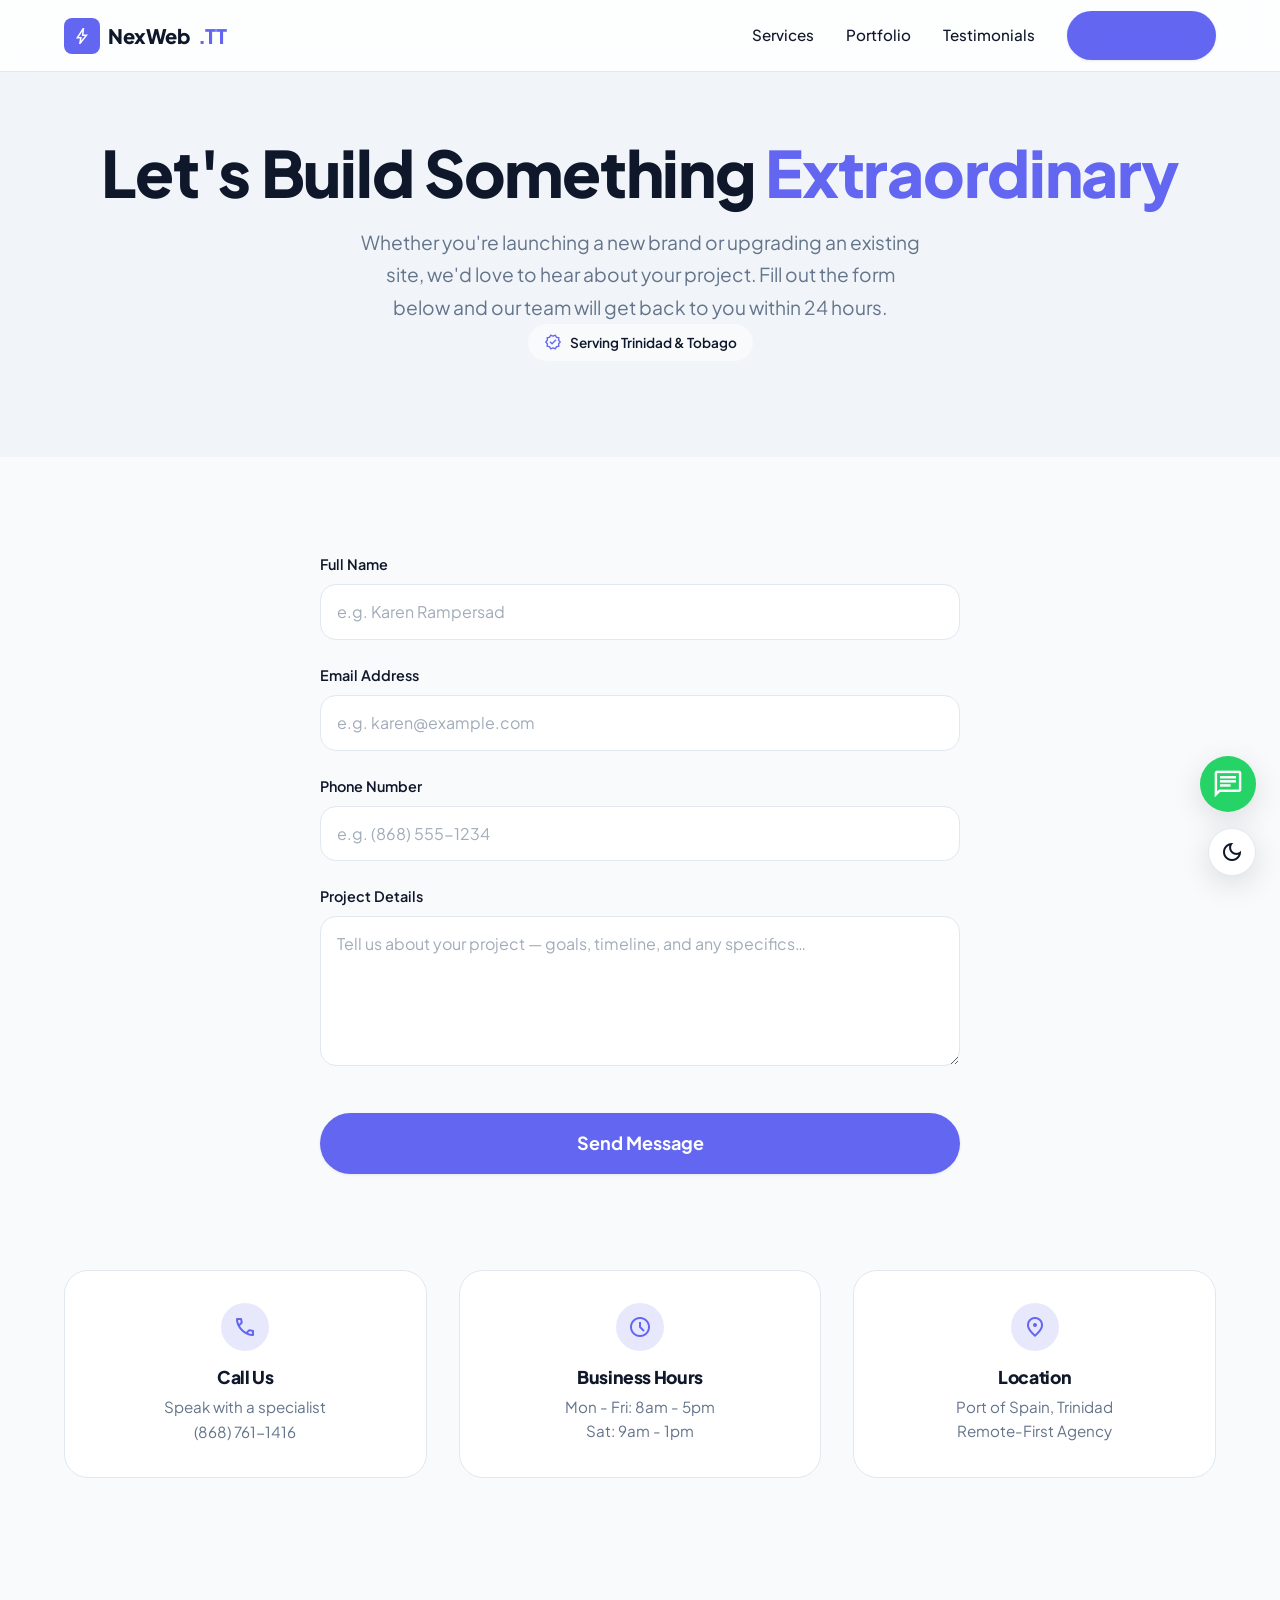
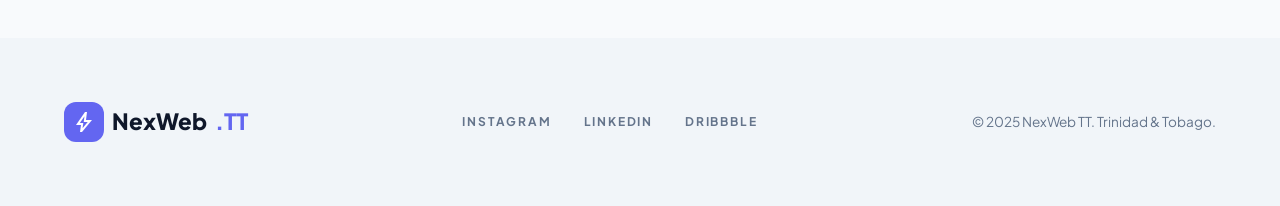
<file: contact.html>
<!DOCTYPE html>
<html lang="en">

<head>
    <meta charset="utf-8" />
    <meta name="viewport" content="width=device-width, initial-scale=1.0" />
    <title>Contact Us — NexWeb TT</title>
    <meta name="description"
        content="Contact NexWeb TT. Get a free quote for your web design project in Trinidad & Tobago. We're here to help your business grow online." />
    <link rel="stylesheet" href="styles.css">
    <link rel="stylesheet"
        href="https://fonts.googleapis.com/css2?family=Material+Symbols+Outlined:opsz,wght,FILL,GRAD@24,400,0,0">
    <link rel="icon" href="favicon.ico">
</head>

<body>

    <!-- ========== NAVBAR ========== -->
    <nav class="navbar" id="navbar">
        <div class="container">
            <a href="index.html" class="nav-brand">
                <div class="icon-box">
                    <span class="material-symbols-outlined">bolt</span>
                </div>
                NexWeb<span class="accent">.TT</span>
            </a>
            <div class="nav-links">
                <a href="index.html#services">Services</a>
                <a href="index.html#portfolio">Portfolio</a>
                <a href="index.html#testimonials">Testimonials</a>
                <a href="contact.html" class="btn btn-primary active">Get Started</a>
            </div>
            <button class="hamburger" id="hamburger" aria-label="Toggle menu">
                <span></span><span></span><span></span>
            </button>
        </div>
    </nav>

    <!-- Mobile Nav -->
    <div class="mobile-nav" id="mobileNav">
        <a href="index.html#services" class="mobile-nav-link">Services</a>
        <a href="index.html#portfolio" class="mobile-nav-link">Portfolio</a>
        <a href="index.html#testimonials" class="mobile-nav-link">Testimonials</a>
        <a href="contact.html" class="btn btn-primary btn-lg">Get Started</a>
    </div>

    <main>

        <!-- ========== INTRO ========== -->
        <section class="contact-intro">
            <div class="container">
                <h1>Let's Build Something <span class="text-primary">Extraordinary</span></h1>
                <p>
                    Whether you're launching a new brand or upgrading an existing site, we'd love to hear about your
                    project. Fill out the form below and our team will get back to you within 24 hours.
                </p>
                <div class="trust-badge">
                    <span class="material-symbols-outlined">verified</span>
                    Serving Trinidad & Tobago
                </div>
            </div>
        </section>

        <!-- ========== CONTACT FORM ========== -->
        <section class="contact-form-section">
            <div class="container">
                <div class="form-wrapper">

                    <!-- The Form -->
                    <form id="contactForm" novalidate>
                        <div class="form-group">
                            <label for="name">Full Name</label>
                            <input type="text" id="name" name="name" placeholder="e.g. Karen Rampersad" required />
                        </div>
                        <div class="form-group">
                            <label for="email">Email Address</label>
                            <input type="email" id="email" name="email" placeholder="e.g. karen@example.com" required />
                        </div>
                        <div class="form-group">
                            <label for="phone">Phone Number</label>
                            <input type="tel" id="phone" name="phone" placeholder="e.g. (868) 555-1234" />
                        </div>
                        <div class="form-group">
                            <label for="details">Project Details</label>
                            <textarea id="details" name="details"
                                placeholder="Tell us about your project — goals, timeline, and any specifics…"
                                required></textarea>
                        </div>
                        <button type="submit" class="btn btn-primary btn-lg form-submit-btn">Send Message</button>
                    </form>

                    <!-- Confirmation State -->
                    <div class="form-confirmation" id="formConfirmation">
                        <div class="check-icon">
                            <span class="material-symbols-outlined">check_circle</span>
                        </div>
                        <h2>Message Sent!</h2>
                        <p>
                            Thank you for reaching out. A member of our team will be in touch within 24 hours to discuss
                            your project.
                        </p>
                    </div>

                </div>

                <!-- ========== CONTACT DETAILS ========== -->
                <div class="contact-details-grid reveal" style="margin-top: var(--space-4xl);">
                    <div class="detail-item">
                        <div class="icon"><span class="material-symbols-outlined">call</span></div>
                        <h3>Call Us</h3>
                        <p>Speak with a specialist</p>
                        <a href="tel:+18687611416">(868) 761-1416</a>
                    </div>
                    <div class="detail-item">
                        <div class="icon"><span class="material-symbols-outlined">schedule</span></div>
                        <h3>Business Hours</h3>
                        <p>Mon - Fri: 8am - 5pm</p>
                        <p>Sat: 9am - 1pm</p>
                    </div>
                    <div class="detail-item">
                        <div class="icon"><span class="material-symbols-outlined">location_on</span></div>
                        <h3>Location</h3>
                        <p>Port of Spain, Trinidad</p>
                        <p>Remote-First Agency</p>
                    </div>
                </div>

            </div>
        </section>

    </main>

    <!-- ========== FOOTER ========== -->
    <footer class="footer">
        <div class="container">
            <div class="footer-brand">
                <div class="icon-box">
                    <span class="material-symbols-outlined">bolt</span>
                </div>
                NexWeb<span class="accent text-primary">.TT</span>
            </div>
            <div class="footer-social">
                <a href="#">Instagram</a>
                <a href="#">LinkedIn</a>
                <a href="#">Dribbble</a>
            </div>
            <div class="footer-copy">
                &copy; 2025 NexWeb TT. Trinidad &amp; Tobago.
            </div>
        </div>
    </footer>

    <!-- Dark Mode Toggle -->
    <button class="dark-toggle" id="darkToggle" aria-label="Toggle dark mode">
        <span class="material-symbols-outlined icon-dark">dark_mode</span>
        <span class="material-symbols-outlined icon-light">light_mode</span>
    </button>

    <a href="https://wa.me/18687611416" class="whatsapp-btn" target="_blank" aria-label="Chat on WhatsApp">
        <span class="material-symbols-outlined">chat</span>
    </a>

    <script src="main.js"></script>
</body>

</html>
</file>
<file: styles.css>
/* ============================================
   NexWeb TT — Design System
   ============================================ */

/* --- Google Fonts --- */
@import url('https://fonts.googleapis.com/css2?family=Plus+Jakarta+Sans:wght@400;500;600;700;800&family=Playfair+Display:ital,wght@1,700&display=swap');

/* --- Custom Properties --- */
:root {
  /* Colors */
  --color-primary: #6366f1;
  --color-primary-dark: #4f46e5;
  --color-primary-light: rgba(99, 102, 241, 0.15);
  --color-accent-yellow: #fbbf24;
  --color-bg: #f8fafc;
  --color-bg-alt: #f1f5f9;
  --color-surface: #ffffff;
  --color-surface-alt: #f8fafc;
  --color-text: #0f172a;
  --color-text-secondary: #64748b;
  --color-border: #e2e8f0;
  --color-footer-bg: #f1f5f9;

  /* Typography */
  --font-display: 'Plus Jakarta Sans', system-ui, -apple-system, sans-serif;
  --font-serif: 'Playfair Display', Georgia, serif;

  /* Spacing */
  --space-xs: 0.25rem;
  --space-sm: 0.5rem;
  --space-md: 1rem;
  --space-lg: 1.5rem;
  --space-xl: 2rem;
  --space-2xl: 3rem;
  --space-3xl: 4rem;
  --space-4xl: 6rem;

  /* Radii */
  --radius-sm: 0.5rem;
  --radius-md: 1rem;
  --radius-lg: 1.5rem;
  --radius-xl: 2rem;
  --radius-full: 9999px;

  /* Shadows */
  --shadow-sm: 0 1px 3px rgba(0, 0, 0, 0.08);
  --shadow-md: 0 4px 12px rgba(0, 0, 0, 0.1);
  --shadow-lg: 0 8px 30px rgba(0, 0, 0, 0.12);
  --shadow-xl: 0 20px 60px rgba(0, 0, 0, 0.15);
  --shadow-primary: 0 8px 30px rgba(99, 102, 241, 0.3);

  /* Transitions */
  --transition-fast: 150ms ease;
  --transition-base: 300ms ease;
  --transition-slow: 500ms ease;

  /* Container */
  --container-max: 1200px;
  --container-px: 1.5rem;

  /* Nav height */
  --nav-height: 72px;

  /* Conversion colors */
  --color-whatsapp: #25d366;
}

/* --- Dark Mode --- */
html.dark {
  --color-bg: #0f172a;
  --color-bg-alt: #1e293b;
  --color-surface: #1e293b;
  --color-surface-alt: #0f172a;
  --color-text: #f1f5f9;
  --color-text-secondary: #94a3b8;
  --color-border: #334155;
  --color-footer-bg: #0f172a;
}

/* --- Reset --- */
*,
*::before,
*::after {
  box-sizing: border-box;
  margin: 0;
  padding: 0;
}

html {
  scroll-behavior: smooth;
  -webkit-text-size-adjust: 100%;
}

body {
  font-family: var(--font-display);
  font-size: 1rem;
  line-height: 1.6;
  color: var(--color-text);
  background-color: var(--color-bg);
  transition: background-color var(--transition-base), color var(--transition-base);
  -webkit-font-smoothing: antialiased;
  -moz-osx-font-smoothing: grayscale;
  overflow-x: hidden;
}

img {
  max-width: 100%;
  height: auto;
  display: block;
}

a {
  color: inherit;
  text-decoration: none;
}

ul,
ol {
  list-style: none;
}

button,
input,
textarea,
select {
  font: inherit;
  color: inherit;
  border: none;
  outline: none;
  background: none;
}

button {
  cursor: pointer;
}

/* --- Typography --- */
h1,
h2,
h3,
h4,
h5,
h6 {
  font-weight: 800;
  line-height: 1.15;
  letter-spacing: -0.02em;
}

h1 {
  font-size: clamp(2.5rem, 5vw, 4rem);
}

h2 {
  font-size: clamp(2rem, 4vw, 3.5rem);
}

h3 {
  font-size: clamp(1.25rem, 2vw, 1.75rem);
}

.font-serif-italic {
  font-family: var(--font-serif);
  font-style: italic;
  font-weight: 700;
}

.text-primary {
  color: var(--color-primary);
}

.text-secondary {
  color: var(--color-text-secondary);
}

.text-stroke-primary {
  -webkit-text-stroke: 1.5px var(--color-primary);
  color: transparent;
}

/* --- Layout --- */
.container {
  width: 100%;
  max-width: var(--container-max);
  margin-inline: auto;
  padding-inline: var(--container-px);
}

.section {
  padding-block: var(--space-4xl);
}

.split {
  display: flex;
  flex-direction: column;
}

.split>* {
  width: 100%;
}

@media (min-width: 768px) {
  .split {
    flex-direction: row;
  }

  .split>* {
    width: 50%;
  }

  .split.reverse {
    flex-direction: row-reverse;
  }
}

/* --- Navbar --- */
.navbar {
  position: fixed;
  top: 0;
  left: 0;
  right: 0;
  z-index: 100;
  height: var(--nav-height);
  background: rgba(255, 255, 255, 0.85);
  backdrop-filter: blur(12px);
  -webkit-backdrop-filter: blur(12px);
  border-bottom: 1px solid var(--color-border);
  transition: background var(--transition-base), border-color var(--transition-base);
}

html.dark .navbar {
  background: rgba(15, 23, 42, 0.85);
}

.navbar .container {
  display: flex;
  align-items: center;
  justify-content: space-between;
  height: 100%;
}

.nav-brand {
  display: flex;
  align-items: center;
  gap: var(--space-sm);
  font-weight: 800;
  font-size: 1.25rem;
  letter-spacing: -0.02em;
}

.nav-brand .icon-box {
  width: 36px;
  height: 36px;
  background: var(--color-primary);
  border-radius: var(--radius-sm);
  display: flex;
  align-items: center;
  justify-content: center;
  color: #fff;
}

.nav-brand .icon-box .material-symbols-outlined {
  font-size: 20px;
}

.nav-brand .accent {
  color: var(--color-primary);
}

.nav-links {
  display: none;
  align-items: center;
  gap: var(--space-xl);
}

.nav-links a {
  font-weight: 500;
  font-size: 0.95rem;
  transition: color var(--transition-fast);
}

.nav-links a:hover,
.nav-links a.active {
  color: var(--color-primary);
}

@media (min-width: 768px) {
  .nav-links {
    display: flex;
  }

  .hamburger {
    display: none !important;
  }
}

/* Hamburger */
.hamburger {
  display: flex;
  flex-direction: column;
  gap: 5px;
  width: 28px;
  cursor: pointer;
  z-index: 110;
}

.hamburger span {
  display: block;
  width: 100%;
  height: 2.5px;
  background: var(--color-text);
  border-radius: 2px;
  transition: transform var(--transition-base), opacity var(--transition-fast);
}

.hamburger.open span:nth-child(1) {
  transform: translateY(7.5px) rotate(45deg);
}

.hamburger.open span:nth-child(2) {
  opacity: 0;
}

.hamburger.open span:nth-child(3) {
  transform: translateY(-7.5px) rotate(-45deg);
}

/* Mobile Nav */
.mobile-nav {
  position: fixed;
  inset: 0;
  z-index: 105;
  background: var(--color-surface);
  display: flex;
  flex-direction: column;
  align-items: center;
  justify-content: center;
  gap: var(--space-xl);
  transform: translateX(100%);
  transition: transform var(--transition-base);
}

.mobile-nav.open {
  transform: translateX(0);
}

.mobile-nav a {
  font-size: 1.5rem;
  font-weight: 700;
  transition: color var(--transition-fast);
}

.mobile-nav a:hover {
  color: var(--color-primary);
}

/* --- Buttons --- */
.btn {
  display: inline-flex;
  align-items: center;
  justify-content: center;
  gap: var(--space-sm);
  padding: 0.75rem 2rem;
  font-weight: 700;
  font-size: 1rem;
  border-radius: var(--radius-full);
  transition: all var(--transition-base);
  white-space: nowrap;
}

.btn-primary {
  background: var(--color-primary);
  color: #fff;
  box-shadow: var(--shadow-sm);
}

.btn-primary:hover {
  background: var(--color-primary-dark);
  box-shadow: var(--shadow-primary);
  transform: translateY(-2px);
}

.btn-white {
  background: #fff;
  color: var(--color-primary);
  box-shadow: var(--shadow-lg);
}

.btn-white:hover {
  background: #f1f5f9;
  transform: translateY(-2px);
}

.btn-outline {
  border: 2px solid rgba(255, 255, 255, 0.5);
  color: #fff;
}

.btn-outline:hover {
  background: rgba(255, 255, 255, 0.1);
}

.btn-lg {
  padding: 1rem 2.5rem;
  font-size: 1.125rem;
}

/* --- Hero --- */
.hero {
  padding-top: var(--nav-height);
}

.hero .split {
  min-height: 600px;
}

.hero-content {
  padding: var(--space-2xl);
  display: flex;
  flex-direction: column;
  justify-content: center;
  background: var(--color-surface-alt);
}

@media (min-width: 768px) {
  .hero-content {
    padding: var(--space-4xl);
  }
}

.hero-label {
  color: var(--color-primary);
  font-weight: 700;
  font-size: 0.8rem;
  letter-spacing: 0.15em;
  text-transform: uppercase;
  margin-bottom: var(--space-md);
}

.hero h1 {
  margin-bottom: var(--space-lg);
}

.hero-subtitle {
  font-size: 1.125rem;
  color: var(--color-text-secondary);
  margin-bottom: var(--space-xl);
  max-width: 480px;
  line-height: 1.7;
}

.hero-badge {
  display: inline-flex;
  align-items: center;
  gap: var(--space-md);
  cursor: pointer;
}

.hero-badge .icon-circle {
  width: 48px;
  height: 48px;
  border-radius: 50%;
  border: 1.5px solid var(--color-primary);
  display: flex;
  align-items: center;
  justify-content: center;
  transition: background var(--transition-base);
}

.hero-badge .icon-circle .material-symbols-outlined {
  color: var(--color-primary);
  transition: color var(--transition-base);
}

.hero-badge:hover .icon-circle {
  background: var(--color-primary);
}

.hero-badge:hover .icon-circle .material-symbols-outlined {
  color: #fff;
}

.hero-badge span:last-child {
  font-weight: 700;
}

.hero-image {
  position: relative;
  min-height: 350px;
  overflow: hidden;
}

.hero-image img {
  position: absolute;
  inset: 0;
  width: 100%;
  height: 100%;
  object-fit: cover;
}

.hero-image .overlay {
  position: absolute;
  inset: 0;
  background: rgba(99, 102, 241, 0.08);
  mix-blend-mode: multiply;
}

/* --- Services (Split Sections) --- */
.services-block .split {
  min-height: 550px;
}

.services-content {
  padding: var(--space-2xl);
  display: flex;
  flex-direction: column;
  justify-content: center;
  background: var(--color-surface);
}

@media (min-width: 768px) {
  .services-content {
    padding: var(--space-4xl);
  }
}

.services-content .label {
  color: var(--color-primary);
  font-weight: 700;
  font-size: 0.8rem;
  letter-spacing: 0.15em;
  text-transform: uppercase;
  margin-bottom: var(--space-md);
}

.services-content h2 {
  margin-bottom: var(--space-lg);
}

.services-content p {
  font-size: 1.125rem;
  color: var(--color-text-secondary);
  margin-bottom: var(--space-xl);
  max-width: 480px;
  line-height: 1.7;
}

.feature-grid {
  display: grid;
  grid-template-columns: 1fr 1fr;
  gap: var(--space-lg);
}

.feature-item {
  display: flex;
  align-items: center;
  gap: var(--space-sm);
  font-weight: 500;
}

.feature-item .material-symbols-outlined {
  color: var(--color-primary);
  font-size: 22px;
}

.services-image {
  position: relative;
  min-height: 350px;
  overflow: hidden;
}

.services-image img {
  position: absolute;
  inset: 0;
  width: 100%;
  height: 100%;
  object-fit: cover;
}

.services-image .overlay {
  position: absolute;
  inset: 0;
}

/* --- Benefits Section --- */
.benefits {
  background: var(--color-bg-alt);
}

.benefits-header {
  display: flex;
  flex-direction: column;
  gap: var(--space-xl);
  margin-bottom: var(--space-3xl);
}

@media (min-width: 768px) {
  .benefits-header {
    flex-direction: row;
    align-items: flex-end;
    justify-content: space-between;
  }
}

.benefits-header .text {
  max-width: 640px;
}

.benefits-header h2 {
  margin-bottom: var(--space-lg);
}

.benefits-header p {
  font-size: 1.2rem;
  color: var(--color-text-secondary);
  line-height: 1.7;
}

.stats-row {
  display: flex;
  gap: var(--space-md);
  flex-shrink: 0;
}

.stat-card {
  text-align: center;
  padding: var(--space-md) var(--space-lg);
  background: var(--color-surface);
  border-radius: var(--radius-lg);
  box-shadow: var(--shadow-sm);
}

.stat-card .number {
  font-size: 1.75rem;
  font-weight: 800;
  color: var(--color-primary);
}

.stat-card .label {
  font-size: 0.7rem;
  font-weight: 700;
  text-transform: uppercase;
  letter-spacing: 0.1em;
  color: var(--color-text-secondary);
  margin-top: var(--space-xs);
}

/* --- Portfolio / Marquee --- */
.marquee {
  display: flex;
  overflow: hidden;
  user-select: none;
  gap: var(--space-xl);
  margin-bottom: var(--space-xl);
}

.marquee-track {
  flex-shrink: 0;
  display: flex;
  gap: var(--space-xl);
  min-width: 100%;
  animation: marquee-scroll 40s linear infinite;
}

.marquee.reverse .marquee-track {
  animation-direction: reverse;
}

@keyframes marquee-scroll {
  from {
    transform: translateX(0);
  }

  to {
    transform: translateX(calc(-100% - var(--space-xl)));
  }
}

.portfolio-card {
  flex: 0 0 320px;
  cursor: pointer;
}

@media (min-width: 768px) {
  .portfolio-card {
    flex: 0 0 420px;
  }
}

.portfolio-card .thumb {
  position: relative;
  aspect-ratio: 4 / 3;
  border-radius: var(--radius-xl);
  overflow: hidden;
  margin-bottom: var(--space-md);
  background: var(--color-bg-alt);
}

.portfolio-card .thumb img {
  width: 100%;
  height: 100%;
  object-fit: cover;
  transition: transform 0.7s ease;
}

.portfolio-card:hover .thumb img {
  transform: scale(1.1);
}

.portfolio-card .badge {
  position: absolute;
  top: var(--space-md);
  left: var(--space-md);
  background: rgba(255, 255, 255, 0.92);
  backdrop-filter: blur(8px);
  padding: 0.375rem 1rem;
  border-radius: var(--radius-full);
  font-size: 0.7rem;
  font-weight: 700;
  text-transform: uppercase;
  letter-spacing: 0.12em;
  box-shadow: var(--shadow-md);
}

html.dark .portfolio-card .badge {
  background: rgba(0, 0, 0, 0.85);
}

.portfolio-card h3 {
  transition: color var(--transition-fast);
}

.portfolio-card:hover h3 {
  color: var(--color-primary);
}

.portfolio-card .subtitle {
  color: var(--color-text-secondary);
  font-size: 0.95rem;
}

/* --- Testimonials --- */
.testimonials {
  background: var(--color-bg);
}

.testimonials-header {
  text-align: center;
  margin-bottom: var(--space-3xl);
}

.testimonials-header h2 {
  margin-bottom: var(--space-md);
}

.testimonials-header p {
  color: var(--color-text-secondary);
  font-size: 1.125rem;
  max-width: 520px;
  margin-inline: auto;
}

.testimonials-grid {
  display: grid;
  grid-template-columns: 1fr;
  gap: var(--space-xl);
}

@media (min-width: 768px) {
  .testimonials-grid {
    grid-template-columns: repeat(3, 1fr);
  }
}

.testimonial-card {
  background: var(--color-surface);
  border: 1px solid var(--color-border);
  border-radius: var(--radius-lg);
  padding: var(--space-xl);
  transition: transform var(--transition-base), box-shadow var(--transition-base);
}

.testimonial-card:hover {
  transform: translateY(-4px);
  box-shadow: var(--shadow-lg);
}

.testimonial-stars {
  color: var(--color-accent-yellow);
  font-size: 1.25rem;
  margin-bottom: var(--space-md);
  letter-spacing: 2px;
}

.testimonial-card blockquote {
  font-size: 1rem;
  line-height: 1.7;
  color: var(--color-text-secondary);
  margin-bottom: var(--space-lg);
  font-style: italic;
}

.testimonial-author {
  display: flex;
  align-items: center;
  gap: var(--space-md);
}

.testimonial-avatar {
  width: 52px;
  height: 52px;
  border-radius: 50%;
  background: linear-gradient(135deg, var(--color-primary), #a78bfa);
  display: flex;
  align-items: center;
  justify-content: center;
  font-weight: 800;
  color: #fff;
  font-size: 1.1rem;
  position: relative;
  flex-shrink: 0;
  cursor: pointer;
  transition: transform 0.4s cubic-bezier(0.34, 1.56, 0.64, 1),
    box-shadow 0.4s ease;
  animation: avatar-float 3s ease-in-out infinite;
  box-shadow: 0 0 0 0 rgba(99, 102, 241, 0);
}

/* Pulsing ring */
.testimonial-avatar::before {
  content: '';
  position: absolute;
  inset: -4px;
  border-radius: 50%;
  border: 2px solid var(--color-primary);
  opacity: 0;
  animation: avatar-pulse 2.5s ease-out infinite;
}

/* Accent dot */
.testimonial-avatar::after {
  content: '';
  position: absolute;
  bottom: 1px;
  right: 1px;
  width: 12px;
  height: 12px;
  border-radius: 50%;
  background: var(--color-accent-yellow);
  border: 2px solid var(--color-surface);
  transform: scale(0);
  animation: avatar-dot-pop 0.5s 0.8s cubic-bezier(0.34, 1.56, 0.64, 1) forwards;
}

.testimonial-avatar:hover {
  transform: scale(1.15) rotate(-5deg);
  box-shadow: 0 0 20px rgba(99, 102, 241, 0.4);
}

.testimonial-avatar:hover::before {
  animation: avatar-pulse-fast 1s ease-out infinite;
}

/* Staggered entrance for testimonial cards */
.testimonial-card {
  opacity: 0;
  transform: translateY(30px) scale(0.95);
}

.testimonial-card.visible {
  animation: testimonial-entrance 0.7s cubic-bezier(0.34, 1.56, 0.64, 1) forwards;
}

.testimonial-card:nth-child(1).visible {
  animation-delay: 0s;
}

.testimonial-card:nth-child(2).visible {
  animation-delay: 0.15s;
}

.testimonial-card:nth-child(3).visible {
  animation-delay: 0.3s;
}

/* Staggered avatar pulse delays */
.testimonial-card:nth-child(1) .testimonial-avatar {
  animation-delay: 0s;
}

.testimonial-card:nth-child(1) .testimonial-avatar::before {
  animation-delay: 0s;
}

.testimonial-card:nth-child(2) .testimonial-avatar {
  animation-delay: 0.8s;
}

.testimonial-card:nth-child(2) .testimonial-avatar::before {
  animation-delay: 0.8s;
}

.testimonial-card:nth-child(3) .testimonial-avatar {
  animation-delay: 1.6s;
}

.testimonial-card:nth-child(3) .testimonial-avatar::before {
  animation-delay: 1.6s;
}

/* Different gradient for each avatar */
.testimonial-card:nth-child(2) .testimonial-avatar {
  background: linear-gradient(135deg, #6366f1, #ec4899);
}

.testimonial-card:nth-child(3) .testimonial-avatar {
  background: linear-gradient(135deg, #6366f1, #06b6d4);
}

/* Keyframes */
@keyframes avatar-float {

  0%,
  100% {
    transform: translateY(0);
  }

  50% {
    transform: translateY(-3px);
  }
}

@keyframes avatar-pulse {
  0% {
    opacity: 0.6;
    transform: scale(1);
  }

  100% {
    opacity: 0;
    transform: scale(1.5);
  }
}

@keyframes avatar-pulse-fast {
  0% {
    opacity: 0.8;
    transform: scale(1);
  }

  100% {
    opacity: 0;
    transform: scale(1.6);
  }
}

@keyframes avatar-dot-pop {
  from {
    transform: scale(0);
  }

  to {
    transform: scale(1);
  }
}

@keyframes testimonial-entrance {
  from {
    opacity: 0;
    transform: translateY(30px) scale(0.95);
  }

  to {
    opacity: 1;
    transform: translateY(0) scale(1);
  }
}

.testimonial-meta .name {
  font-weight: 700;
  font-size: 0.95rem;
}

.testimonial-meta .role {
  font-size: 0.8rem;
  color: var(--color-text-secondary);
}

/* --- CTA Section --- */
.cta-section {
  background: var(--color-primary);
  color: #fff;
  overflow: hidden;
}

.cta-section .split {
  min-height: 450px;
}

.cta-content {
  padding: var(--space-2xl);
  display: flex;
  flex-direction: column;
  justify-content: center;
}

@media (min-width: 768px) {
  .cta-content {
    padding: var(--space-4xl);
  }
}

.cta-content h2 {
  margin-bottom: var(--space-xl);
  line-height: 1.2;
}

.cta-content .underline-accent {
  text-decoration: underline;
  text-decoration-color: var(--color-accent-yellow);
  text-underline-offset: 6px;
  text-decoration-thickness: 3px;
}

.cta-features {
  display: flex;
  flex-direction: column;
  gap: var(--space-lg);
  margin-bottom: var(--space-2xl);
}

.cta-feature {
  display: flex;
  align-items: center;
  gap: var(--space-md);
  font-size: 1.125rem;
  font-weight: 500;
}

.cta-feature .icon-box {
  background: rgba(255, 255, 255, 0.2);
  padding: var(--space-sm);
  border-radius: var(--radius-sm);
  display: flex;
  align-items: center;
  justify-content: center;
}

.cta-buttons {
  display: flex;
  flex-wrap: wrap;
  gap: var(--space-md);
}

.cta-image {
  position: relative;
  background: #4338ca;
  min-height: 350px;
}

.cta-image img {
  position: absolute;
  inset: 0;
  width: 100%;
  height: 100%;
  object-fit: cover;
  opacity: 0.5;
  filter: grayscale(100%);
  transition: filter 0.7s ease, opacity 0.7s ease;
}

.cta-image:hover img {
  filter: grayscale(0%);
  opacity: 0.75;
}

.cta-image .gradient-overlay {
  position: absolute;
  inset: 0;
  background: linear-gradient(to right, var(--color-primary), transparent);
}

/* --- Footer --- */
.footer {
  background: var(--color-footer-bg);
  padding-block: var(--space-3xl);
  transition: background var(--transition-base);
}

.footer .container {
  display: flex;
  flex-direction: column;
  align-items: center;
  gap: var(--space-xl);
  text-align: center;
}

@media (min-width: 768px) {
  .footer .container {
    flex-direction: row;
    justify-content: space-between;
    text-align: left;
  }
}

.footer-brand {
  display: flex;
  align-items: center;
  gap: var(--space-sm);
  font-weight: 800;
  font-size: 1.4rem;
}

.footer-brand .icon-box {
  width: 40px;
  height: 40px;
  background: var(--color-primary);
  border-radius: 0.75rem;
  display: flex;
  align-items: center;
  justify-content: center;
  color: #fff;
}

.footer-social {
  display: flex;
  gap: var(--space-xl);
}

.footer-social a {
  font-size: 0.75rem;
  font-weight: 700;
  text-transform: uppercase;
  letter-spacing: 0.15em;
  color: var(--color-text-secondary);
  transition: color var(--transition-fast);
}

.footer-social a:hover {
  color: var(--color-primary);
}

.footer-copy {
  font-size: 0.85rem;
  color: var(--color-text-secondary);
}

/* --- Dark Mode Toggle --- */
.dark-toggle {
  position: fixed;
  bottom: var(--space-lg);
  right: var(--space-lg);
  width: 48px;
  height: 48px;
  background: var(--color-surface);
  border: 1px solid var(--color-border);
  border-radius: 50%;
  display: flex;
  align-items: center;
  justify-content: center;
  box-shadow: var(--shadow-lg);
  z-index: 200;
  transition: background var(--transition-base), border-color var(--transition-base);
}

.dark-toggle:hover {
  transform: scale(1.1);
}

.dark-toggle .icon-light,
.dark-toggle .icon-dark {
  position: absolute;
  transition: opacity var(--transition-fast);
}

.dark-toggle .icon-dark {
  opacity: 1;
}

.dark-toggle .icon-light {
  opacity: 0;
}

html.dark .dark-toggle .icon-dark {
  opacity: 0;
}

html.dark .dark-toggle .icon-light {
  opacity: 1;
  color: var(--color-accent-yellow);
}

/* ============================================
   Contact Page Specific
   ============================================ */

.contact-intro {
  padding-top: calc(var(--nav-height) + var(--space-3xl));
  padding-bottom: var(--space-3xl);
  text-align: center;
  background: var(--color-bg-alt);
}

.contact-intro h1 {
  margin-bottom: var(--space-md);
}

.contact-intro p {
  font-size: 1.2rem;
  color: var(--color-text-secondary);
  max-width: 560px;
  margin-inline: auto;
  line-height: 1.7;
}

/* Form */
.contact-form-section {
  padding-block: var(--space-4xl);
}

.form-wrapper {
  max-width: 640px;
  margin-inline: auto;
}

.form-group {
  margin-bottom: var(--space-lg);
}

.form-group label {
  display: block;
  font-weight: 600;
  font-size: 0.9rem;
  margin-bottom: var(--space-sm);
}

.form-group input,
.form-group textarea {
  width: 100%;
  padding: 0.875rem var(--space-md);
  background: var(--color-surface);
  border: 1.5px solid var(--color-border);
  border-radius: var(--radius-md);
  font-size: 1rem;
  transition: border-color var(--transition-fast), box-shadow var(--transition-fast);
}

.form-group input:focus,
.form-group textarea:focus {
  border-color: var(--color-primary);
  box-shadow: 0 0 0 3px var(--color-primary-light);
}

.form-group textarea {
  min-height: 150px;
  resize: vertical;
}

.form-group input::placeholder,
.form-group textarea::placeholder {
  color: var(--color-text-secondary);
  opacity: 0.6;
}

.form-submit-btn {
  width: 100%;
  margin-top: var(--space-md);
}

/* Confirmation */
.form-confirmation {
  display: none;
  text-align: center;
  padding: var(--space-3xl) var(--space-xl);
}

.form-confirmation.show {
  display: block;
}

.form-confirmation .check-icon {
  width: 72px;
  height: 72px;
  margin: 0 auto var(--space-xl);
  background: var(--color-primary-light);
  border-radius: 50%;
  display: flex;
  align-items: center;
  justify-content: center;
}

.form-confirmation .check-icon .material-symbols-outlined {
  font-size: 36px;
  color: var(--color-primary);
}

.form-confirmation h2 {
  font-size: 1.75rem;
  margin-bottom: var(--space-md);
}

.form-confirmation p {
  color: var(--color-text-secondary);
  font-size: 1.1rem;
  max-width: 440px;
  margin-inline: auto;
  line-height: 1.7;
}

/* --- Utility --- */
.sr-only {
  position: absolute;
  width: 1px;
  height: 1px;
  padding: 0;
  margin: -1px;
  overflow: hidden;
  clip: rect(0, 0, 0, 0);
  border: 0;
}

/* Fade-in animation for scroll reveal */
.reveal {
  opacity: 0;
  transform: translateY(24px);
  transition: opacity 0.6s ease, transform 0.6s ease;
}

.reveal.visible {
  opacity: 1;
  transform: translateY(0);
}
/* --- Conversion Features --- */

/* Floating WhatsApp */
.whatsapp-btn {
  position: fixed;
  bottom: calc(var(--space-lg) + 64px);
  right: var(--space-lg);
  width: 56px;
  height: 56px;
  background: var(--color-whatsapp);
  color: #fff;
  border-radius: 50%;
  display: flex;
  align-items: center;
  justify-content: center;
  box-shadow: var(--shadow-lg);
  z-index: 190;
  transition: all var(--transition-base);
}

.whatsapp-btn:hover {
  transform: scale(1.1) rotate(12deg);
  box-shadow: 0 12px 24px rgba(37, 211, 102, 0.3);
}

.whatsapp-btn .material-symbols-outlined {
  font-size: 32px;
}

/* Sticky Mobile CTA */
.sticky-mobile-cta {
  position: fixed;
  bottom: 0;
  left: 0;
  right: 0;
  padding: var(--space-sm) var(--space-md);
  background: var(--color-surface);
  border-top: 1px solid var(--color-border);
  display: flex;
  z-index: 180;
  box-shadow: 0 -4px 20px rgba(0, 0, 0, 0.05);
}

@media (min-width: 768px) {
  .sticky-mobile-cta {
    display: none;
  }
}

.sticky-mobile-cta .btn {
  width: 100%;
}

/* How It Works Section */
.how-it-works {
  background: var(--color-surface);
}

.step-grid {
  display: grid;
  grid-template-columns: 1fr;
  gap: var(--space-2xl);
  margin-top: var(--space-3xl);
}

@media (min-width: 1024px) {
  .step-grid {
    grid-template-columns: repeat(3, 1fr);
  }
}

.step-card {
  text-align: center;
  position: relative;
}

.step-number {
  width: 80px;
  height: 80px;
  background: var(--color-primary-light);
  color: var(--color-primary);
  font-weight: 800;
  font-size: 1.5rem;
  border-radius: 2rem;
  display: flex;
  align-items: center;
  justify-content: center;
  margin: 0 auto var(--space-lg);
}

.step-card h3 {
  margin-bottom: var(--space-md);
}

.step-card p {
  color: var(--color-text-secondary);
}

/* Case Study Section */
.case-study {
  background: var(--color-bg-alt);
}

.case-study-featured {
  background: var(--color-surface);
  border-radius: var(--radius-xl);
  overflow: hidden;
  display: flex;
  flex-direction: column;
  box-shadow: var(--shadow-xl);
}

@media (min-width: 1024px) {
  .case-study-featured {
    flex-direction: row;
  }
}

.cs-image {
  flex: 1;
  min-height: 300px;
  position: relative;
}

.cs-image img {
  width: 100%;
  height: 100%;
  object-fit: cover;
}

.cs-content {
  flex: 1;
  padding: var(--space-2xl);
  display: flex;
  flex-direction: column;
  justify-content: center;
}

@media (min-width: 768px) {
  .cs-content {
    padding: var(--space-4xl);
  }
}

.cs-tag {
  color: var(--color-primary);
  font-weight: 700;
  text-transform: uppercase;
  letter-spacing: 0.1em;
  font-size: 0.8rem;
  margin-bottom: var(--space-md);
}

.cs-content h3 {
  font-size: 2.25rem;
  margin-bottom: var(--space-lg);
}

.cs-stats {
  display: flex;
  gap: var(--space-2xl);
  margin-block: var(--space-xl);
}

.cs-stat-item .val {
  display: block;
  font-size: 1.5rem;
  font-weight: 800;
  color: var(--color-text);
}

.cs-stat-item .lab {
  font-size: 0.8rem;
  color: var(--color-text-secondary);
}

/* Simple Quote Section */
.quote-section {
  text-align: center;
  background: var(--color-primary);
  padding: var(--space-4xl) 0;
  color: #fff;
}

.quote-section h2 {
  margin-bottom: var(--space-lg);
}

.quote-section p {
  font-size: 1.25rem;
  opacity: 0.9;
  max-width: 600px;
  margin: 0 auto var(--space-2xl);
}

/* Contact Details */
.contact-details-grid {
  display: grid;
  grid-template-columns: 1fr;
  gap: var(--space-xl);
  margin-bottom: var(--space-3xl);
}

@media (min-width: 768px) {
  .contact-details-grid {
    grid-template-columns: repeat(3, 1fr);
  }
}

.detail-item {
  background: var(--color-surface);
  padding: var(--space-xl);
  border-radius: var(--radius-lg);
  border: 1px solid var(--color-border);
  text-align: center;
}

.detail-item .icon {
  width: 48px;
  height: 48px;
  background: var(--color-primary-light);
  color: var(--color-primary);
  border-radius: 50%;
  display: flex;
  align-items: center;
  justify-content: center;
  margin: 0 auto var(--space-md);
}

.detail-item h3 {
  font-size: 1.1rem;
  margin-bottom: var(--space-sm);
}

.detail-item p, .detail-item a {
  color: var(--color-text-secondary);
  font-size: 0.95rem;
}

.detail-item a:hover {
  color: var(--color-primary);
}

.trust-badge {
  display: inline-flex;
  align-items: center; gap: var(--space-sm); background: var(--color-surface-alt); padding: 0.5rem 1rem; border-radius: var(--radius-full); margin-bottom: var(--space-xl); font-weight: 600; font-size: 0.85rem;} .trust-badge .material-symbols-outlined { color: var(--color-primary); font-size: 18px; }
</file>
